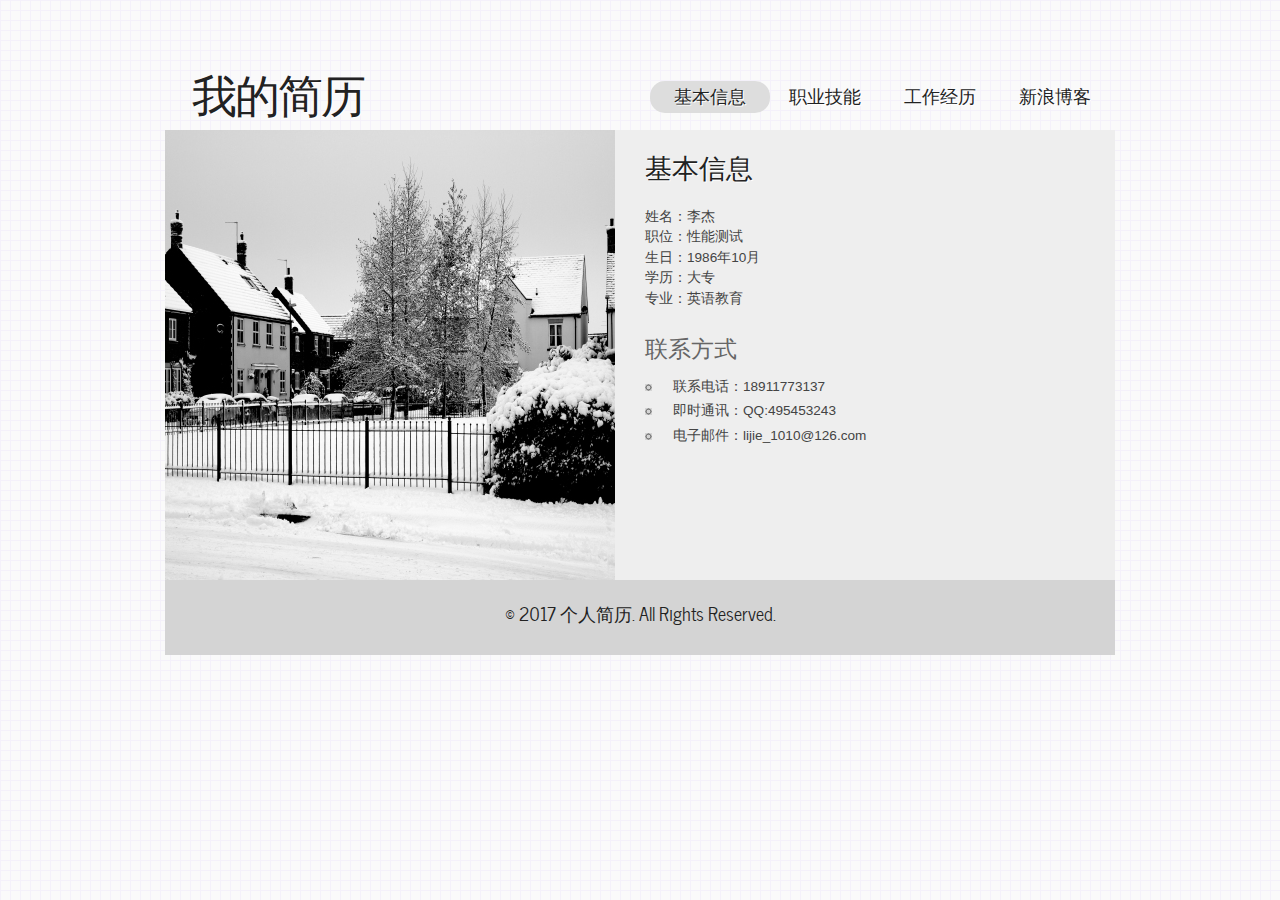
<file: index.html>
<!DOCTYPE HTML>
<html>

<head>
  <title>李杰</title>
  <link rel="shortcut icon" href="images/a.ico">
  <meta name="description" content="website description" />
  <meta name="keywords" content="website keywords, website keywords" />
  <meta http-equiv="content-type" content="text/html; charset=UTF-8" />
  <link rel="stylesheet" type="text/css" href="css/style.css" />
  <!-- modernizr enables HTML5 elements and feature detects -->
  <script type="text/javascript" src="js/modernizr-1.5.min.js"></script>
</head>

<body>
  <div id="main">
    <header>
      <div id="logo"><h1>我的简历</h1></div>
      <nav>
        <ul class="lavaLampWithImage" id="lava_menu">
          <li class="current"><a href="index.html">基本信息</a></li>
          <li><a href="about.html">职业技能</a></li>
          <li><a href="portfolio.html">工作经历</a></li>
          <li><a href="http://blog.sina.com.cn/u/3267408723" title="寂静之声" target="_blank">新浪博客</a></li>
        </ul>
      </nav>
    </header>
    <div id="site_content">
      <div id="sidebar_container">
        <div class="gallery">
          <ul class="images">
            <li class="show"><img width="450" height="450" src="images/1.jpg" alt="photo_one" /></li>
            <li><img width="450" height="450" src="images/2.jpg" alt="photo_two" /></li>
          </ul>
        </div>
      </div>
	  <div class="inner_copyright">Collect from <a href="http://www.cssmoban.com/" target="_blank" title="模板之家">模板之家</a></div>
      <div id="content">
        <h1>基本信息</h1>
		<p>姓名：李杰<br>
		职位：性能测试<br>
		生日：1986年10月<br>
		学历：大专<br>   
		专业：英语教育
		</p>
		<h2>联系方式</h2>
        <ul>
          <li>联系电话：18911773137</li>
          <li>即时通讯：QQ:495453243</li>
          <li>电子邮件：lijie_1010@126.com</li>
        </ul>
      </div>
    </div>
    <footer>
	<p>&copy; 2017 个人简历. All Rights Reserved.</p>
    </footer>
  </div>
  <!-- javascript at the bottom for fast page loading -->
  <script type="text/javascript" src="js/jquery.min.js"></script>
  <script type="text/javascript" src="js/jquery.easing.min.js"></script>
  <script type="text/javascript" src="js/jquery.lavalamp.min.js"></script>
  <script type="text/javascript" src="js/image_fade.js"></script>
  <script type="text/javascript">
    $(function() {
      $("#lava_menu").lavaLamp({
        fx: "backout",
        speed: 700
      });
    });
  </script>
</body>
</html>
</file>
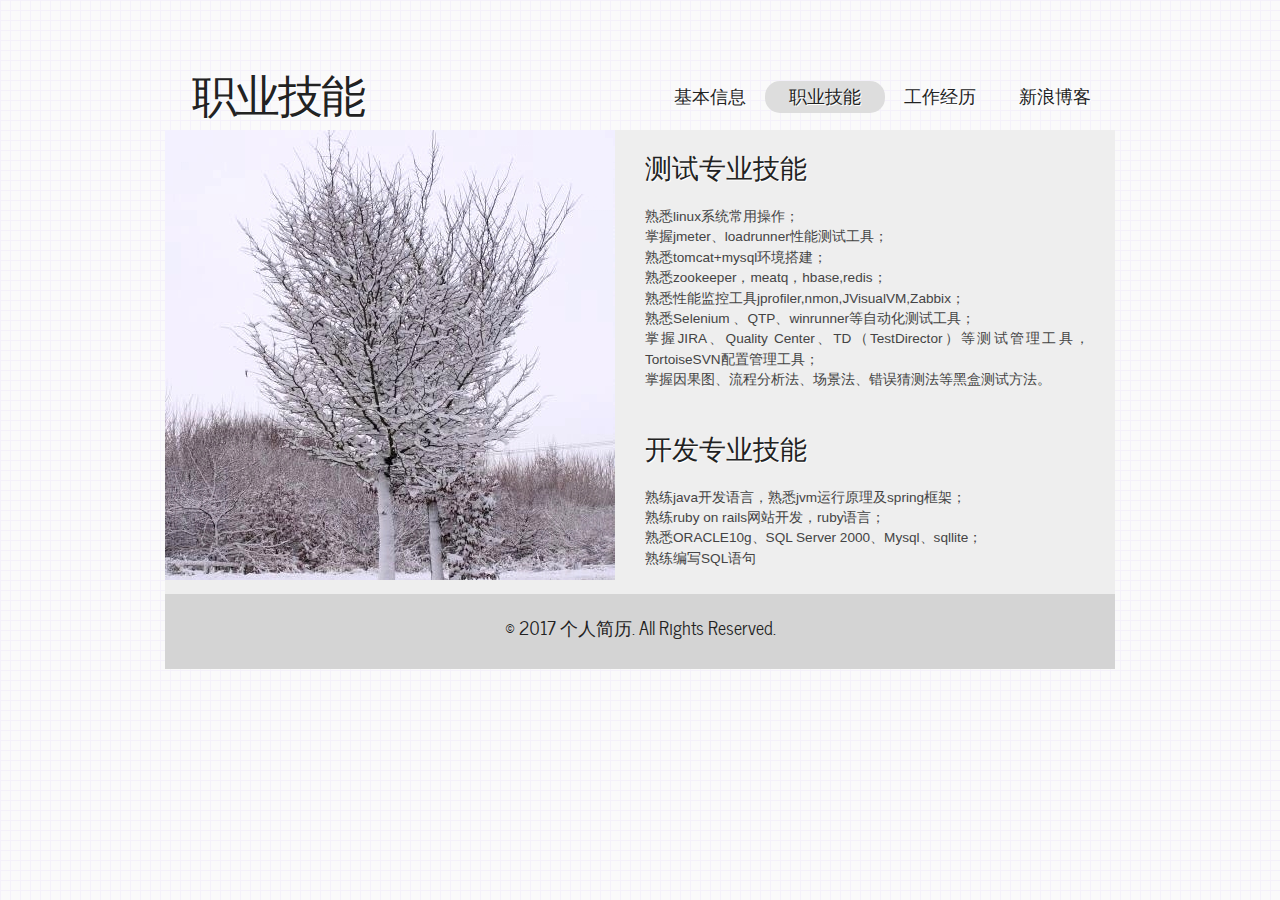
<file: about.html>
<!DOCTYPE HTML>
<html>

<head>
  <title>李杰</title>
  <link rel="shortcut icon" href="images/a.ico">
  <meta name="description" content="website description" />
  <meta name="keywords" content="website keywords, website keywords" />
  <meta http-equiv="content-type" content="text/html; charset=UTF-8" />
  <link rel="stylesheet" type="text/css" href="css/style.css" />
  <!-- modernizr enables HTML5 elements and feature detects -->
  <script type="text/javascript" src="js/modernizr-1.5.min.js"></script>
</head>

<body>
  <div id="main">
    <header>
      <div id="logo"><h1>职业技能</h1></div>
      <nav>
        <ul class="lavaLampWithImage" id="lava_menu">
          <li><a href="index.html">基本信息</a></li>
          <li class="current"><a href="about.html">职业技能</a></li>
          <li><a href="portfolio.html">工作经历</a></li>
          <li><a href="http://blog.sina.com.cn/u/3267408723" title="寂静之声" target="_blank">新浪博客</a></li>
        </ul>
      </nav>
    </header>
    <div id="site_content">
      <div id="sidebar_container">
        <div class="gallery">
          <ul class="images">
            <li class="show"><img width="450" height="450" src="images/4.jpg" alt="photo_one" /></li>
			<li><img width="450" height="450" src="images/5.jpg" alt="photo_two" /></li>
          </ul>
        </div>
      </div>
      <div id="content">
        <h1>测试专业技能</h1>
        <p>
		熟悉linux系统常用操作；<br>
		掌握jmeter、loadrunner性能测试工具；<br>
		熟悉tomcat+mysql环境搭建；<br>
		熟悉zookeeper，meatq，hbase,redis；<br>
		熟悉性能监控工具jprofiler,nmon,JVisualVM,Zabbix；<br>
		熟悉Selenium 、QTP、winrunner等自动化测试工具；<br>
		掌握JIRA、Quality Center、TD（TestDirector）等测试管理工具，TortoiseSVN配置管理工具；<br>
		掌握因果图、流程分析法、场景法、错误猜测法等黑盒测试方法。
		</p>
		<h1>开发专业技能</h1>
		<p>
		熟练java开发语言，熟悉jvm运行原理及spring框架；<br>
		熟练ruby on rails网站开发，ruby语言；<br>		
		熟悉ORACLE10g、SQL Server 2000、Mysql、sqllite；<br>
		熟练编写SQL语句
		</p>
     </div>
    </div>
    <footer>
	<p>&copy; 2017 个人简历. All Rights Reserved. </p>
    </footer>
  </div>
  <!-- javascript at the bottom for fast page loading -->
  <script type="text/javascript" src="js/jquery.min.js"></script>
  <script type="text/javascript" src="js/jquery.easing.min.js"></script>
  <script type="text/javascript" src="js/jquery.lavalamp.min.js"></script>
  <script type="text/javascript" src="js/image_fade.js"></script>
  <script type="text/javascript">
    $(function() {
      $("#lava_menu").lavaLamp({
        fx: "backout",
        speed: 700
      });
    });
  </script>
</body>
</html>
</file>
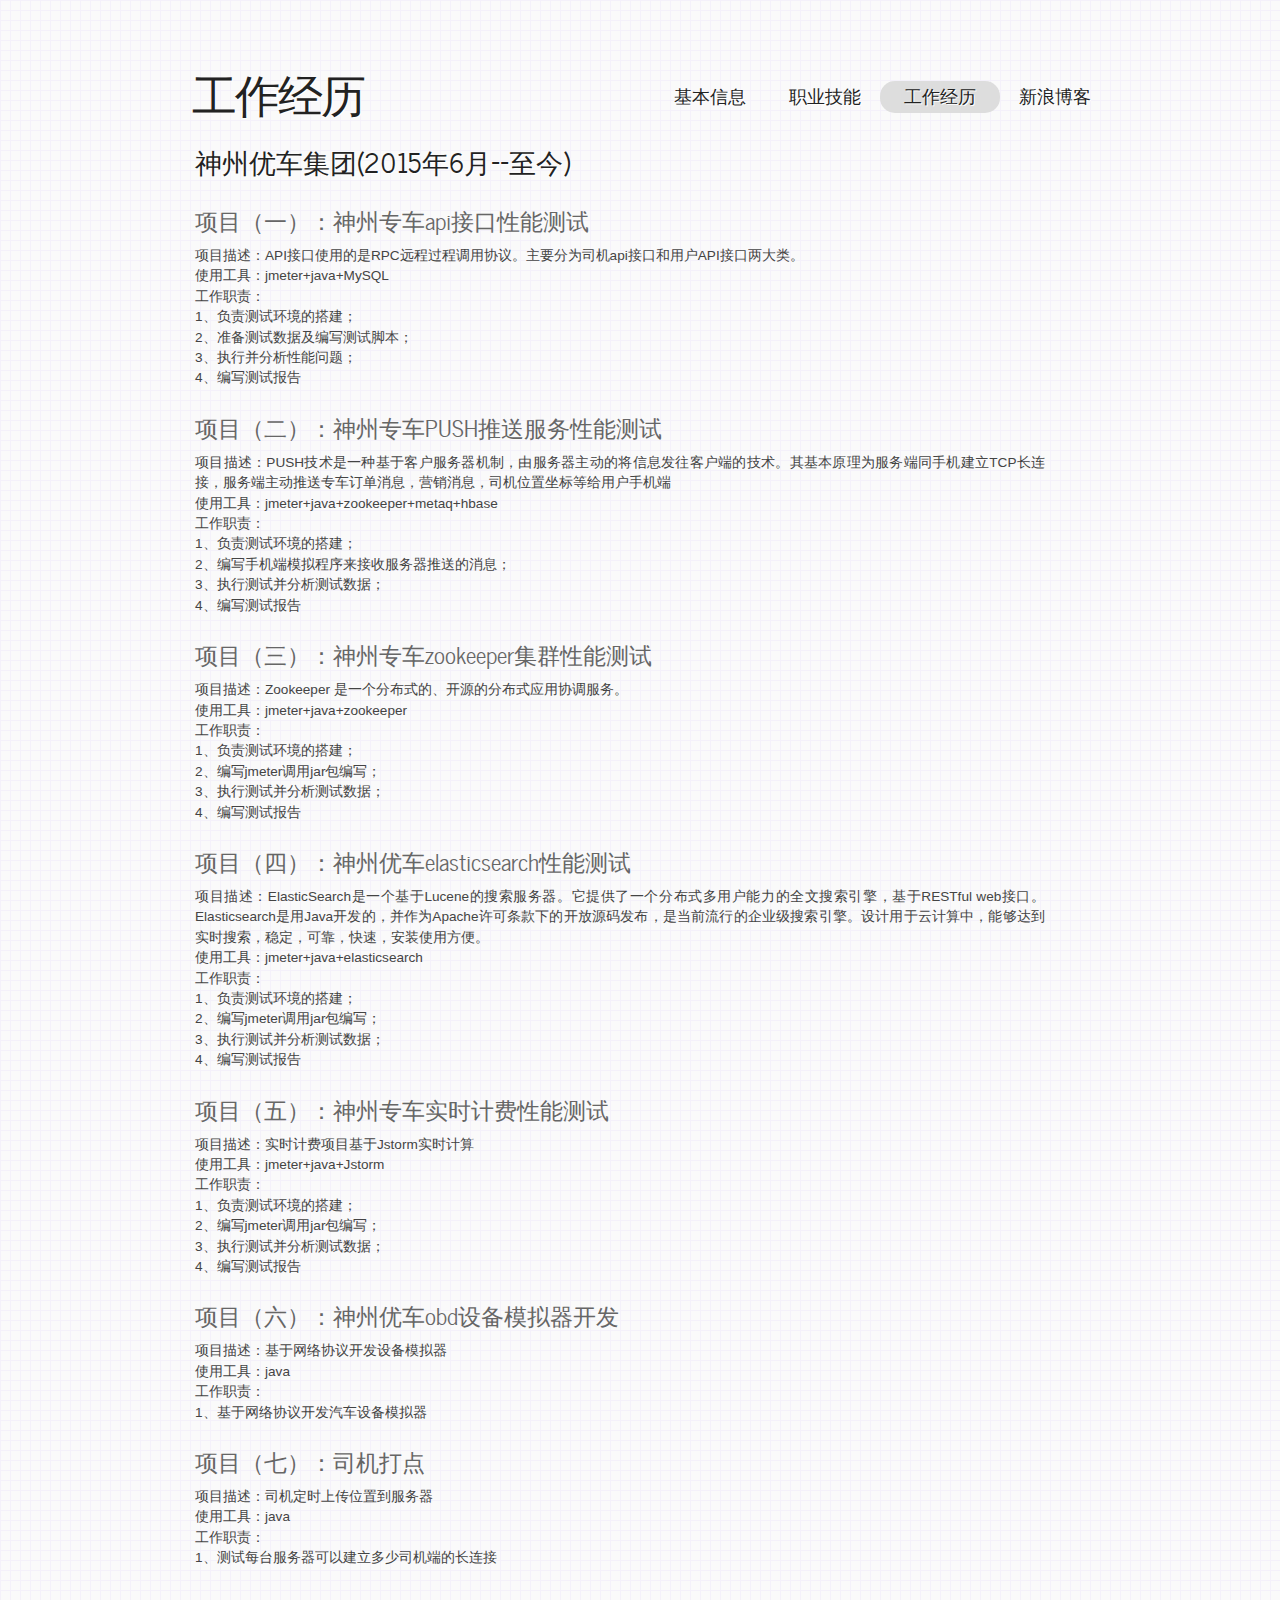
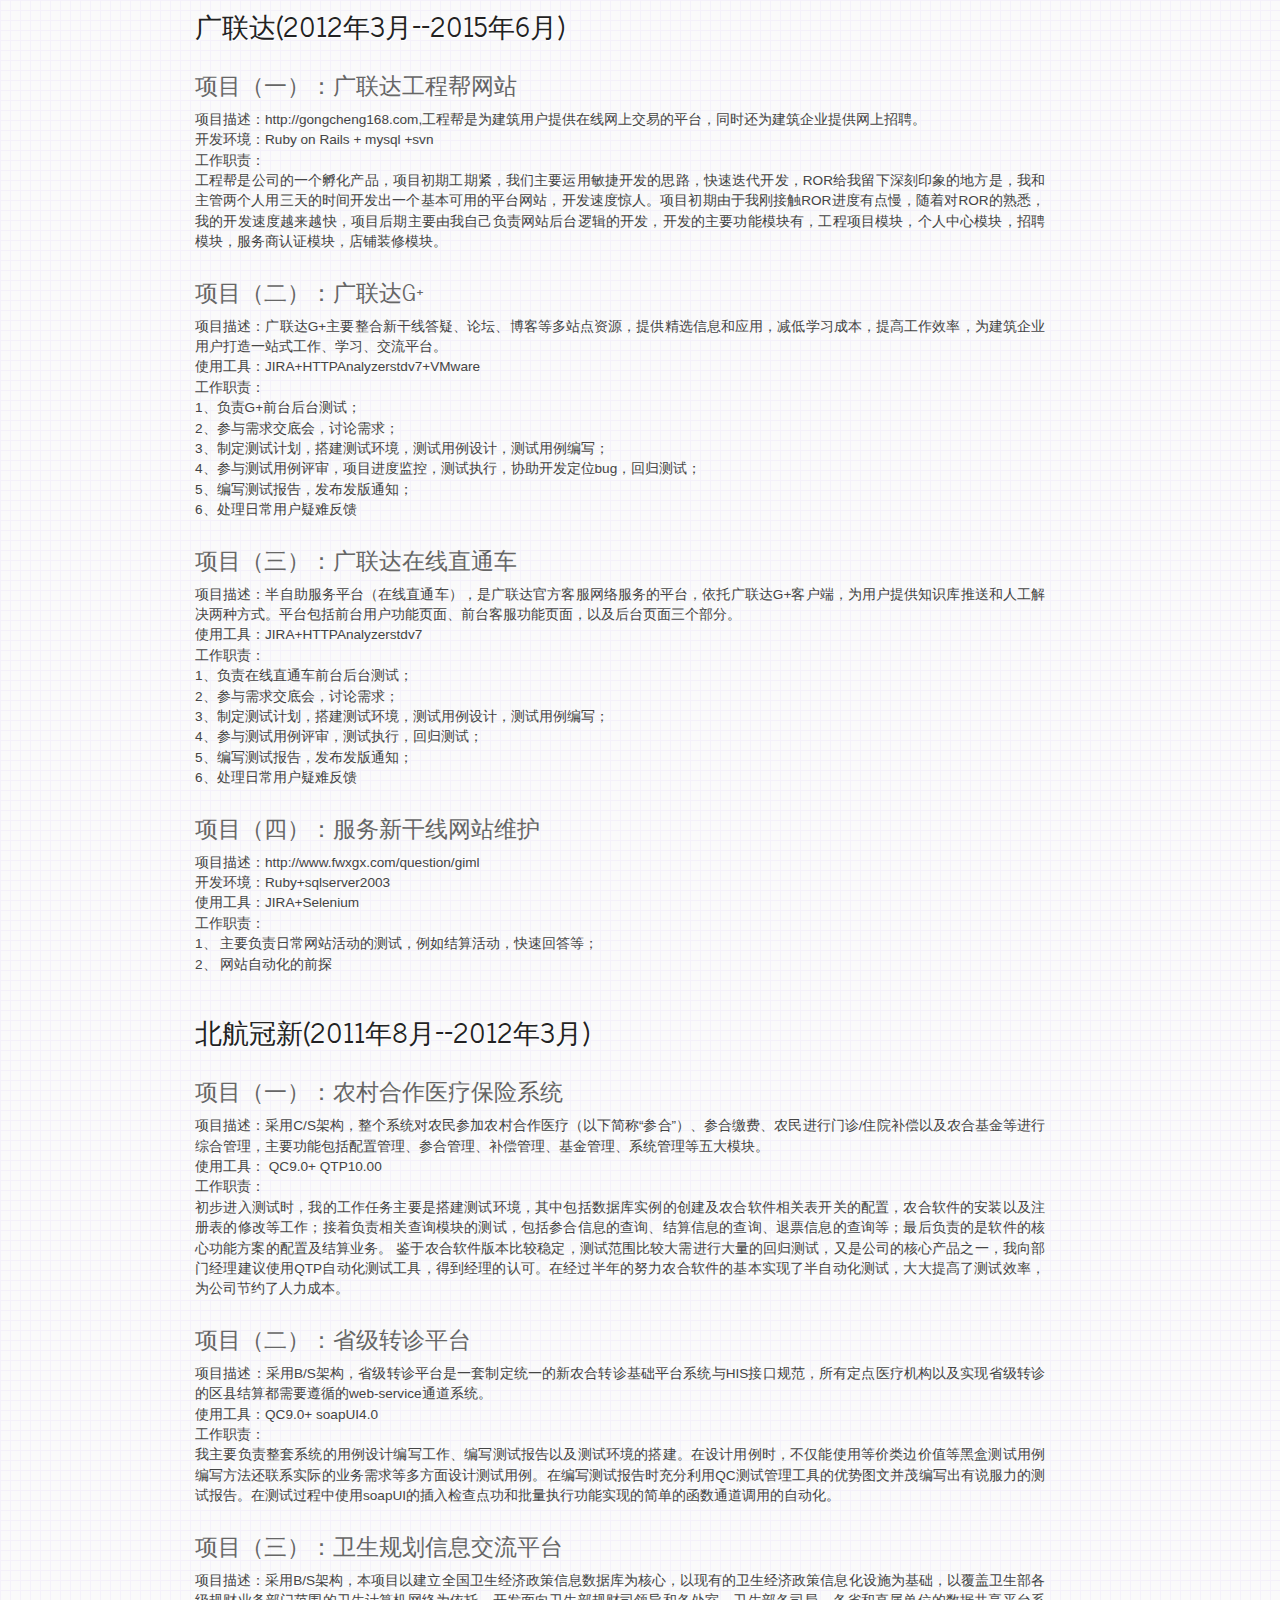
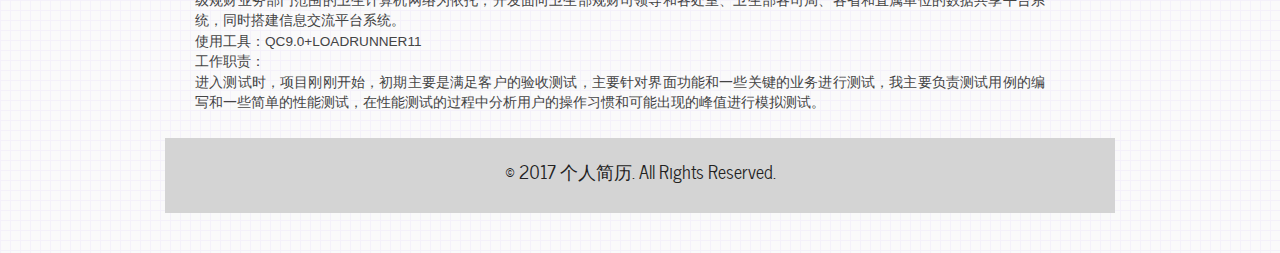
<file: portfolio.html>
<!DOCTYPE HTML>
<html>

<head>
<link rel="shortcut icon" href="images/a.ico">
  <title>李杰</title>
  <meta name="description" content="website description" />
  <meta name="keywords" content="website keywords, website keywords" />
  <meta http-equiv="content-type" content="text/html; charset=UTF-8" />
  <link rel="stylesheet" type="text/css" href="css/style.css" />
  <!-- modernizr enables HTML5 elements and feature detects -->
  <script type="text/javascript" src="js/modernizr-1.5.min.js"></script>
</head>

<body>
  <div id="main">
    <header>
      <div id="logo"><h1>工作经历</h1></div>
      <nav>
        <ul class="lavaLampWithImage" id="lava_menu">
          <li><a href="index.html">基本信息</a></li>
          <li><a href="about.html">职业技能</a></li>
          <li class="current"><a href="portfolio.html">工作经历</a></li>
          <li><a href="http://blog.sina.com.cn/u/3267408723" title="寂静之声" target="_blank">新浪博客</a></li>
        </ul>
      </nav>
    </header>
      <div id="content_1">
        <h1>神州优车集团(2015年6月——至今)</h1>
		<h2>项目（一）：神州专车api接口性能测试</h2>
		<p>项目描述：API接口使用的是RPC远程过程调用协议。主要分为司机api接口和用户API接口两大类。<br>
		使用工具：jmeter+java+MySQL<br>
		工作职责：<br>
		1、负责测试环境的搭建；<br>
		2、准备测试数据及编写测试脚本；<br>
		3、执行并分析性能问题；<br>
		4、编写测试报告
		</p>
		
	    <h2>项目（二）：神州专车PUSH推送服务性能测试</h2>
		<p>项目描述：PUSH技术是一种基于客户服务器机制，由服务器主动的将信息发往客户端的技术。其基本原理为服务端同手机建立TCP长连接，服务端主动推送专车订单消息，营销消息，司机位置坐标等给用户手机端<br>
		使用工具：jmeter+java+zookeeper+metaq+hbase<br>
		工作职责：<br>
		1、负责测试环境的搭建；<br>
		2、编写手机端模拟程序来接收服务器推送的消息；<br>
		3、执行测试并分析测试数据；<br>
		4、编写测试报告
		</p>
		
	    <h2>项目（三）：神州专车zookeeper集群性能测试</h2>
		<p>项目描述：Zookeeper 是一个分布式的、开源的分布式应用协调服务。<br>
		使用工具：jmeter+java+zookeeper<br>
		工作职责：<br>
		1、负责测试环境的搭建；<br>
		2、编写jmeter调用jar包编写；<br>
		3、执行测试并分析测试数据；<br>
		4、编写测试报告
		</p>
		
	        <h2>项目（四）：神州优车elasticsearch性能测试</h2>
		<p>项目描述：ElasticSearch是一个基于Lucene的搜索服务器。它提供了一个分布式多用户能力的全文搜索引擎，基于RESTful web接口。Elasticsearch是用Java开发的，并作为Apache许可条款下的开放源码发布，是当前流行的企业级搜索引擎。设计用于云计算中，能够达到实时搜索，稳定，可靠，快速，安装使用方便。<br>
		使用工具：jmeter+java+elasticsearch<br>
		工作职责：<br>
		1、负责测试环境的搭建；<br>
		2、编写jmeter调用jar包编写；<br>
		3、执行测试并分析测试数据；<br>
		4、编写测试报告
		</p>
		
		<h2>项目（五）：神州专车实时计费性能测试</h2>
		<p>项目描述：实时计费项目基于Jstorm实时计算<br>
		使用工具：jmeter+java+Jstorm<br>
		工作职责：<br>
		1、负责测试环境的搭建；<br>
		2、编写jmeter调用jar包编写；<br>
		3、执行测试并分析测试数据；<br>
		4、编写测试报告
		</p>
		
		<h2>项目（六）：神州优车obd设备模拟器开发</h2>
		<p>项目描述：基于网络协议开发设备模拟器<br>
		使用工具：java<br>
		工作职责：<br>
		1、基于网络协议开发汽车设备模拟器
		</p>
	      
	      
	      	<h2>项目（七）：司机打点</h2>
		<p>项目描述：司机定时上传位置到服务器<br>
		使用工具：java<br>
		工作职责：<br>
		1、测试每台服务器可以建立多少司机端的长连接
		</p>
	      
	      
		<h1>广联达(2012年3月——2015年6月)</h1>
		<h2>项目（一）：广联达工程帮网站</h2>
		<p>项目描述：http://gongcheng168.com,工程帮是为建筑用户提供在线网上交易的平台，同时还为建筑企业提供网上招聘。
		<br>开发环境：Ruby on Rails + mysql +svn
		<br>工作职责：<br>
工程帮是公司的一个孵化产品，项目初期工期紧，我们主要运用敏捷开发的思路，快速迭代开发，ROR给我留下深刻印象的地方是，我和主管两个人用三天的时间开发出一个基本可用的平台网站，开发速度惊人。项目初期由于我刚接触ROR进度有点慢，随着对ROR的熟悉，我的开发速度越来越快，项目后期主要由我自己负责网站后台逻辑的开发，开发的主要功能模块有，工程项目模块，个人中心模块，招聘模块，服务商认证模块，店铺装修模块。
</p>
	    
	
		<h2>项目（二）：广联达G+</h2>
		<p>
		项目描述：广联达G+主要整合新干线答疑、论坛、博客等多站点资源，提供精选信息和应用，减低学习成本，提高工作效率，为建筑企业用户打造一站式工作、学习、交流平台。
<br>使用工具：JIRA+HTTPAnalyzerstdv7+VMware
<br>工作职责：
<br>1、负责G+前台后台测试；
<br>2、参与需求交底会，讨论需求；
<br>3、制定测试计划，搭建测试环境，测试用例设计，测试用例编写；
<br>4、参与测试用例评审，项目进度监控，测试执行，协助开发定位bug，回归测试；
<br>5、编写测试报告，发布发版通知；
<br>6、处理日常用户疑难反馈
		</p>
		<h2>项目（三）：广联达在线直通车</h2>
		<p>		项目描述：半自助服务平台（在线直通车），是广联达官方客服网络服务的平台，依托广联达G+客户端，为用户提供知识库推送和人工解决两种方式。平台包括前台用户功能页面、前台客服功能页面，以及后台页面三个部分。
<br>使用工具：JIRA+HTTPAnalyzerstdv7
<br>工作职责：
<br>1、负责在线直通车前台后台测试；
<br>2、参与需求交底会，讨论需求；
<br>3、制定测试计划，搭建测试环境，测试用例设计，测试用例编写；
<br>4、参与测试用例评审，测试执行，回归测试；
<br>5、编写测试报告，发布发版通知；
<br>6、处理日常用户疑难反馈
		</p>
				<h2>项目（四）：服务新干线网站维护</h2>
		<p>
		项目描述：http://www.fwxgx.com/question/giml
<br>开发环境：Ruby+sqlserver2003
<br>使用工具：JIRA+Selenium
<br>工作职责：
<br>1、	主要负责日常网站活动的测试，例如结算活动，快速回答等；
<br>2、	网站自动化的前探
		</p>
		        <h1>北航冠新(2011年8月——2012年3月)</h1>
		<h2>项目（一）：农村合作医疗保险系统</h2>
		<p>
		项目描述：采用C/S架构，整个系统对农民参加农村合作医疗（以下简称“参合”）、参合缴费、农民进行门诊/住院补偿以及农合基金等进行综合管理，主要功能包括配置管理、参合管理、补偿管理、基金管理、系统管理等五大模块。
<br>使用工具： QC9.0+ QTP10.00
<br>工作职责：
<br>初步进入测试时，我的工作任务主要是搭建测试环境，其中包括数据库实例的创建及农合软件相关表开关的配置，农合软件的安装以及注册表的修改等工作；接着负责相关查询模块的测试，包括参合信息的查询、结算信息的查询、退票信息的查询等；最后负责的是软件的核心功能方案的配置及结算业务。 鉴于农合软件版本比较稳定，测试范围比较大需进行大量的回归测试，又是公司的核心产品之一，我向部门经理建议使用QTP自动化测试工具，得到经理的认可。在经过半年的努力农合软件的基本实现了半自动化测试，大大提高了测试效率，为公司节约了人力成本。
		</p>
				<h2>项目（二）：省级转诊平台</h2>
		<p>
		项目描述：采用B/S架构，省级转诊平台是一套制定统一的新农合转诊基础平台系统与HIS接口规范，所有定点医疗机构以及实现省级转诊的区县结算都需要遵循的web-service通道系统。
<br>使用工具：QC9.0+ soapUI4.0
<br>工作职责：
<br>我主要负责整套系统的用例设计编写工作、编写测试报告以及测试环境的搭建。在设计用例时，不仅能使用等价类边价值等黑盒测试用例编写方法还联系实际的业务需求等多方面设计测试用例。在编写测试报告时充分利用QC测试管理工具的优势图文并茂编写出有说服力的测试报告。在测试过程中使用soapUI的插入检查点功和批量执行功能实现的简单的函数通道调用的自动化。

		</p>
						<h2>项目（三）：卫生规划信息交流平台</h2>
		<p>
		项目描述：采用B/S架构，本项目以建立全国卫生经济政策信息数据库为核心，以现有的卫生经济政策信息化设施为基础，以覆盖卫生部各级规财业务部门范围的卫生计算机网络为依托，开发面向卫生部规财司领导和各处室、卫生部各司局、各省和直属单位的数据共享平台系统，同时搭建信息交流平台系统。
<br>使用工具：QC9.0+LOADRUNNER11
<br>工作职责：
<br>进入测试时，项目刚刚开始，初期主要是满足客户的验收测试，主要针对界面功能和一些关键的业务进行测试，我主要负责测试用例的编写和一些简单的性能测试，在性能测试的过程中分析用户的操作习惯和可能出现的峰值进行模拟测试。 

		</p>
      </div>
    <footer>
	<p>&copy; 2017 个人简历. All Rights Reserved. </p>
    </footer>
  </div>
  <!-- javascript at the bottom for fast page loading -->
  <script type="text/javascript" src="js/jquery.min.js"></script>
  <script type="text/javascript" src="js/jquery.easing.min.js"></script>
  <script type="text/javascript" src="js/jquery.lavalamp.min.js"></script>
  <script type="text/javascript" src="js/image_fade.js"></script>
  <script type="text/javascript">
    $(function() {
      $("#lava_menu").lavaLamp({
        fx: "backout",
        speed: 700
      });
    });
  </script>
</body>
</html>
</file>
<file: css/style.css>
@font-face { 
  font-family: News Cycle; 
    src: url('../fonts/NewsCycle-Regular.eot'); 
    src: local("News Cycle"), url('../fonts/NewsCycle-Regular.ttf'); 
} 

html { 
  height: 100%;
}

* { 
  margin: 0;
  padding: 0;
}

/* tell the browser to render HTML 5 elements as block */
article, aside, figure, footer, header, hgroup, nav, section { 
  display:block;
}

body { 
  font: normal .85em arial, sans-serif;
  background: #F5F5F5 url(../images/pattern.png);
  color: #444;
  padding-bottom: 40px;
}

p { 
  padding: 0 0 20px 0;
  line-height: 1.5em;
}

img { 
  border: 0;
}

h1, h2, h3, h4, h5, h6 { 
  font: normal 200% 'News Cycle', arial, sans-serif;
  color: #222;
  margin: 0 0 15px 0;
  padding: 15px 0 5px 0;
}

h1 { 
  text-shadow: 1px 1px #FFF;
}

h2 { 
  font: normal 170% 'News Cycle', arial, sans-serif;
  color: #666;  
  margin: 0;
  padding: 0 0 8px 0;
}

h3 { 
  font: normal 125% 'trebuchet ms', arial, sans-serif;
}

h4, h5, h6 { 
  margin: 0;
  padding: 0 0 5px 0;
  font: normal 110% arial, sans-serif;
  color: #999;
  line-height: 1.5em;
}

h5, h6 { 
  font: italic 95% arial, sans-serif;
  color: #888;
  padding-bottom: 15px;
}

h6 { 
  color: #362C20;
}

a, a:hover { 
  outline: none;
  text-decoration: none;
  color: #00B7EC;
}

a:hover { 
  text-decoration: underline;
  color: #00B7EC;
}

ul { 
  margin: 2px 0 22px 17px;
}

ul li { 
  list-style-type: circle;
  margin: 0 0 0 0; 
  padding: 0 0 4px 5px;
}

ol { 
  margin: 8px 0 22px 20px;
}

ol li { 
  margin: 0 0 11px 0;
}

#main, header, #logo, nav, #site_content,#content_1 footer { 
  margin-left: auto; 
  margin-right: auto;
}

#main { 
  width: 950px;
  margin: 20px auto 0 auto;
}

header { 
  width: 950px;
  height: 105px;
}

#logo { 
  width: 220px;
  float: left;
  height: 100px;
  background: transparent;
  padding: 0 0 10px 10px;
}

#logo h1 { 
  font: normal 330% 'News Cycle', arial, sans-serif;
  padding: 37px 0 0 17px;
  color: #222;
  letter-spacing: -2px;
}

#logo h1 a { 
  color: #999;
  text-decoration: none;
}

#logo h1 a:hover { 
  color: #222;
  text-decoration: none;
}

nav { 
  height: 26px;
  width: 720px;
  margin: 1px auto 0 auto;
  float: right;
  padding: 35px 0 0 0;
} 

#site_content { 
  width: 950px;
  overflow: hidden;
  margin: 4px auto 0 auto;
  padding: 0;
  background: #eee;
  border-top: 0;
  border-bottom: 0;
} 

#sidebar_container { 
  float: left;
  width: 450px;
  padding: 0;
  height: 450px;
}

#content { 
  text-align: justify;
  width: 444px;
  padding: 0 0 5px 30px;
  margin: 0;
  float: left;
}

#content_1 { 
  text-align: justify;
  width: 850px;
  padding: 0 0 5px 30px;
  margin: 0;
}

#content ul { 
  margin: 2px 0 5px 0px;
}

#content ul li { 
  list-style-type: none;
  background: transparent url(../images/bullet.png) no-repeat left center;
  margin: 0 0 0 0; 
  padding: 2px 0 2px 28px;
  line-height: 1.5em;
}

#blog_container h4 {
  font: normal 170% 'News Cycle', arial, sans-serif;
  margin: 0 0 15px 0;
  padding: 5px 0;}

#blog_container h4.select {
  width: 475px;}

.blog {
  background: url(../images/calendar.png) no-repeat;
  width: 54px;
  height: 46px;
  float: left;
  margin: 0 15px 0 0;
}

.blog h2 {
  font: normal 90% arial, sans-serif;
  text-shadow: none;
  text-align: center;
  margin: 0;
  padding: 4px 0 0 0;
  color: #FFF;
}
  
.blog h3 {
  font: 140% arial, sans-serif;
  text-shadow: none;
  margin: -15px 0 0 0;
  text-align: center;
  color: #222;
}

footer { 
  width: 950px;
  font: normal 130% 'News Cycle',  arial, sans-serif;
  height: 50px;
  padding: 20px 0 5px 0;
  text-align: center; 
  color: #222;
  background: #D4D4D4;
}

footer p { 
  padding: 0 0 10px 0;
}

footer a, footer a:hover { 
  color: #222;
  text-decoration: none;
}

footer a:hover { 
  color: #FFF;
  text-decoration: underline;
}
.inner_copyright{text-indent:-9999px;height:0;line-height:0;font-size:0;overflow:hidden;}
/* form styling */
.form_settings { 
  margin: 0;
}

.form_settings p { 
  padding: 0 0 10px 0;
}

.form_settings span { 
  padding: 5px 0; 
  float: left; 
  width: 170px; 
  text-align: left;
}
  
.form_settings input, .form_settings textarea { 
  padding: 4px; 
  width: 252px; 
  font: 100% arial, sans-serif;
  border: 0;
  border-bottom: 1px solid #666; 
  background: transparent;
}
  
.form_settings .submit { 
  font: 140% 'News Cycle', arial, sans-serif; 
  border: 0; 
  width: 100px; 
  margin: 0 0 0 162px; 
  height: 30px;
  padding: 0 0 6px 0;
  cursor: pointer; 
  border-radius: 6px 6px 6px 6px;
  -webkit-border-radius: 6px 6px 6px 6px;
  -moz-border-radius: 6px 6px 6px 6px;
  background: #444;
  text-shadow: 1px 1px #000;
  color: #FFF;
  line-height: 15px;
}

.form_settings textarea, .form_settings select { 
  font: 100% 'trebuchet ms', arial, sans-serif; 
  border: 1px solid #666; 
  border-radius: 6px 6px 6px 6px;
  -webkit-border-radius: 6px 6px 6px 6px;
  -moz-border-radius: 6px 6px 6px 6px;
  width: 250px;
  overflow: auto;
}

.form_settings select { 
  width: 304px;
}

.form_settings .checkbox { 
  margin: 4px 0; 
  padding: 0; 
  width: 14px;
  border: 0;
  background: none;
}

ul.images {
  width:450px;
  height:450px;
  overflow:hidden;
  position:relative;
  margin:0;
  padding:0;
} 

ul.images li {
  position:absolute;
  margin:0;
  padding:0;
  left:0;
  right:0;
  list-style:none;
}
 
ul.images li.show {
  z-index:500;  
}
 
ul img {
  border:none;  
}



/* from here: http://www.gmarwaha.com/blog/2007/08/23/lavalamp-for-jquery-lovers */
.lavaLampWithImage {
  position: relative;
  height: 25px;
  padding: 15px 5px 15px 0;
  margin: 10px 0 0 0;
  overflow: hidden;
  float: right;
}

.lavaLampWithImage li {
  float: left;
  list-style: none;
}

.lavaLampWithImage li.back {
  background: #DDD;
  border-radius: 15px 15px 15px 15px;
  -moz-border-radius: 15px 15px 15px 15px;
  -webkit-border: 15px 15px 15px 15px;
  height: 28px;
  z-index: 8;
  position: absolute;
}

.lavaLampWithImage li a {
  font: normal 130% 'News Cycle', sans-serif;
  text-shadow:1px 1px #FFF;
  text-decoration: none;
  color: #222;
  outline: none;
  text-align: center;
  letter-spacing: 0;
  z-index: 10;
  display: block;
  float: left;
  height: 30px;
  padding: 0px 9px 0 9px;
  position: relative;
  overflow: hidden;
  margin: auto 10px;    
}

.lavaLampWithImage li a:hover, .lavaLampWithImage li a:active, .lavaLampWithImage li a:visited {
  border: none;
}
</file>
